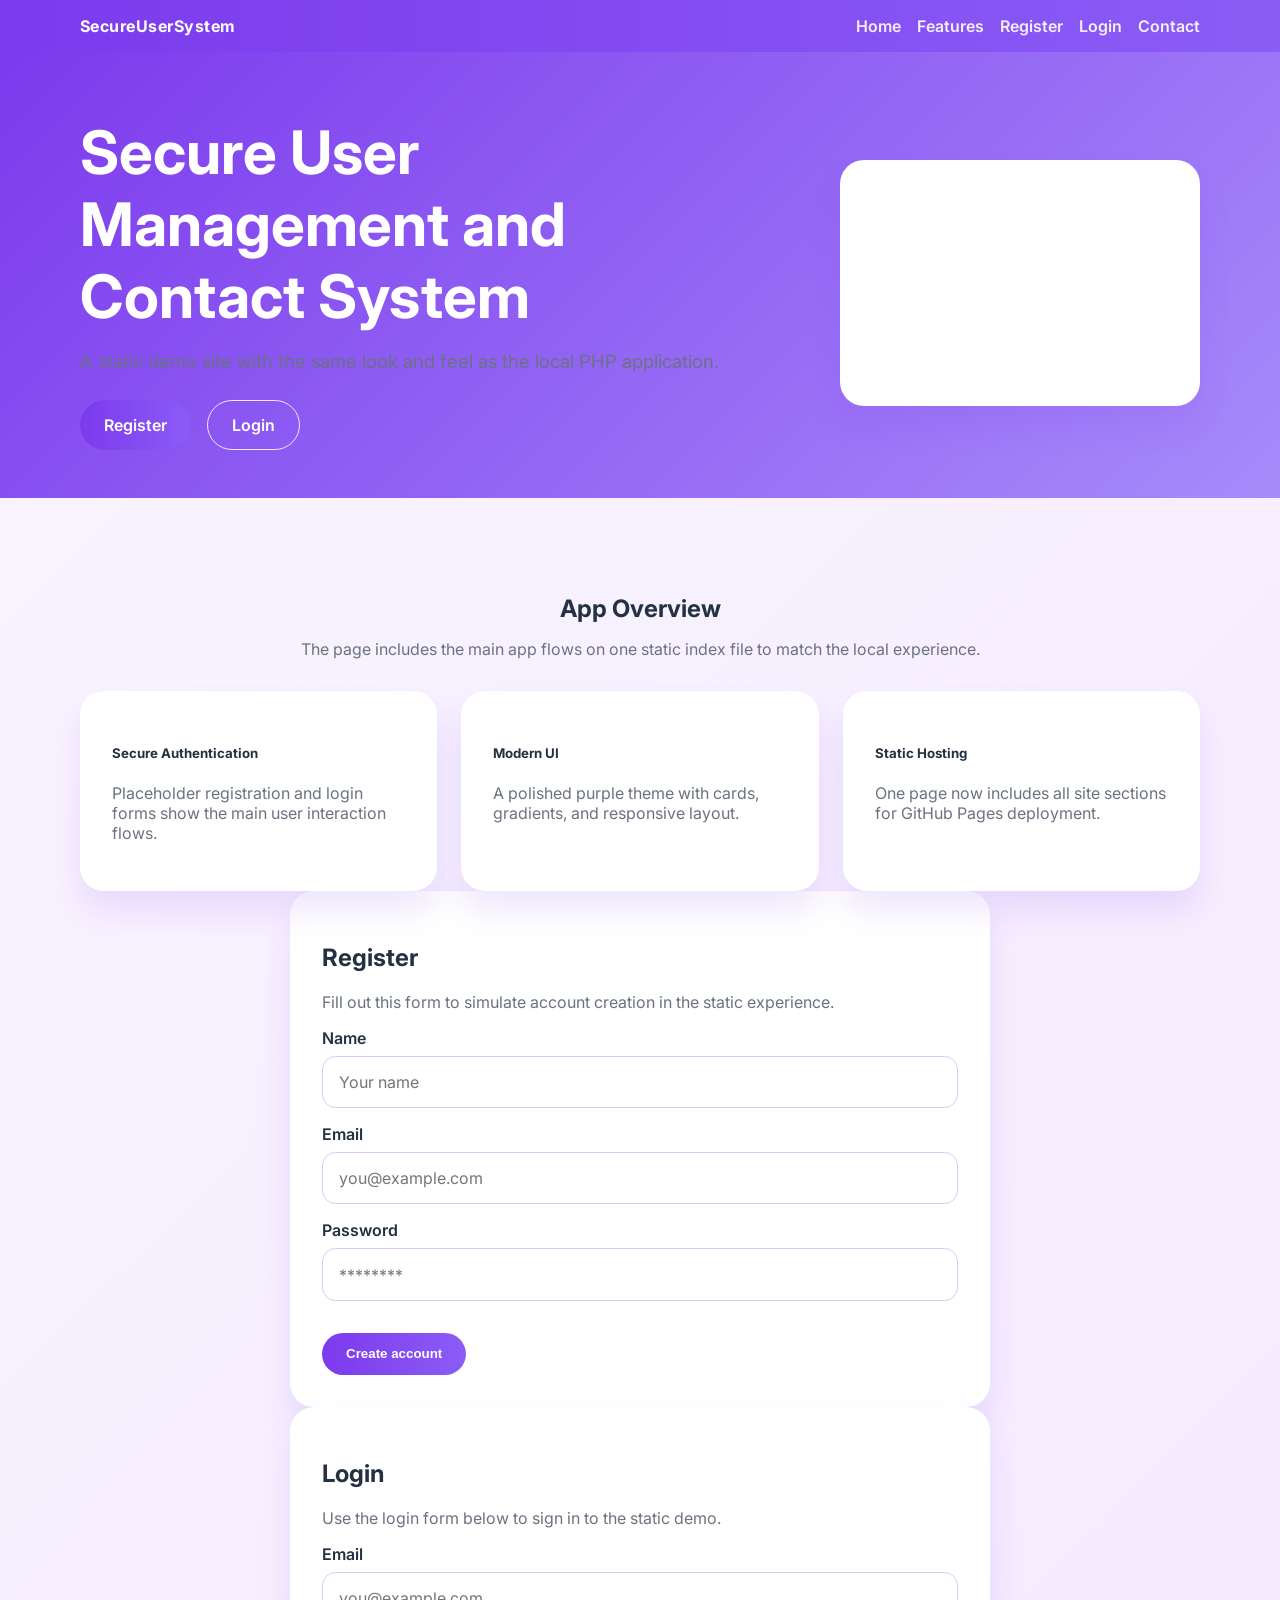
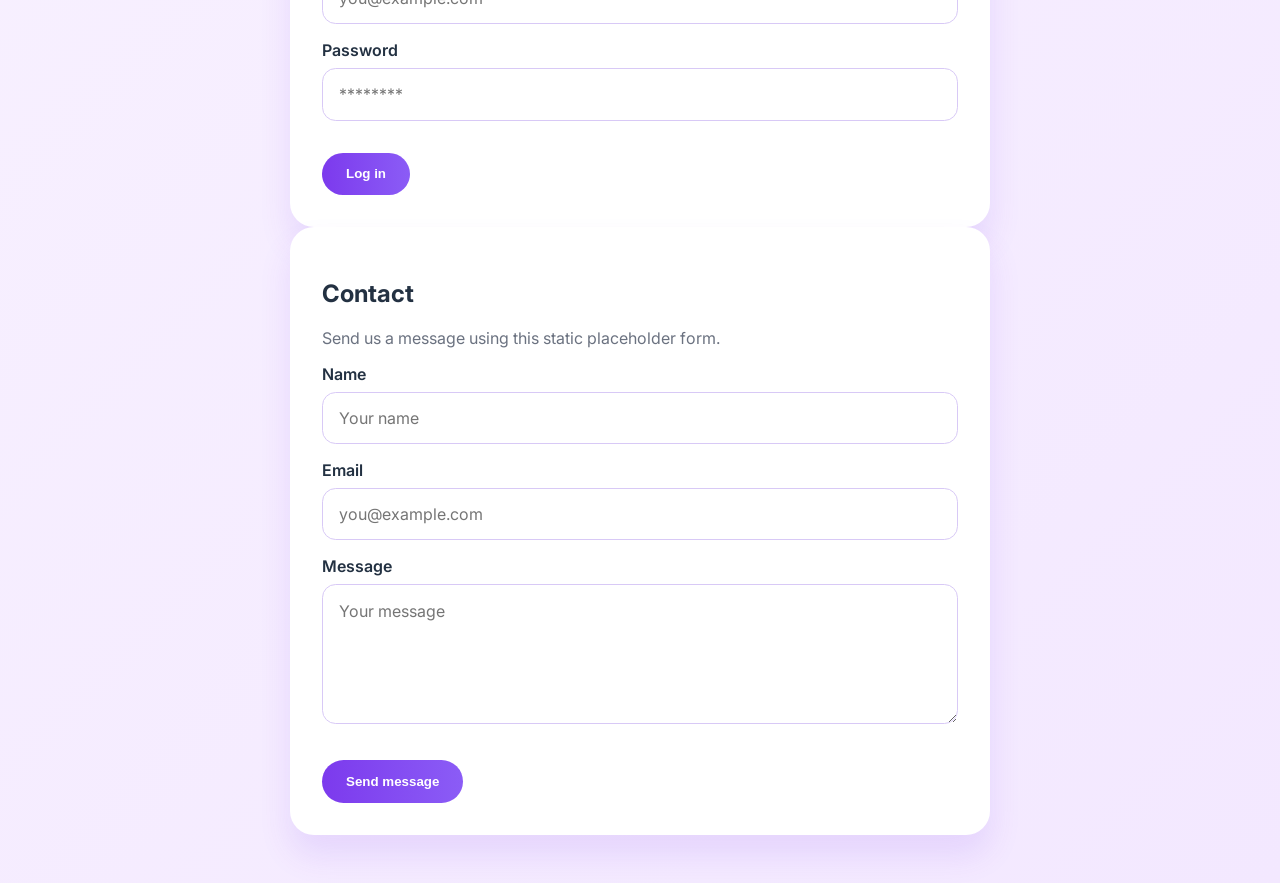
<file: docs/index.html>
﻿<!DOCTYPE html>
<html lang="en">
<head>
    <meta charset="UTF-8">
    <meta name="viewport" content="width=device-width, initial-scale=1.0">
    <title>Secure User Management and Contact System</title>
    <link rel="preconnect" href="https://fonts.googleapis.com">
    <link rel="preconnect" href="https://fonts.gstatic.com" crossorigin>
    <link href="https://fonts.googleapis.com/css2?family=Inter:wght@300;400;500;600;700&display=swap" rel="stylesheet">
    <link rel="stylesheet" href="assets/css/style.css">
</head>
<body>
    <div class="navbar">
        <div class="container nav-inner">
            <a class="brand" href="#home">SecureUserSystem</a>
            <div class="nav-links">
                <a href="#home">Home</a>
                <a href="#features">Features</a>
                <a href="#register">Register</a>
                <a href="#login">Login</a>
                <a href="#contact">Contact</a>
            </div>
        </div>
    </div>

    <header class="hero-section" id="home">
        <div class="container hero-inner">
            <div class="hero-copy">
                <h1 class="display-5 fw-bold">Secure User Management and Contact System</h1>
                <p class="lead text-muted">A static demo site with the same look and feel as the local PHP application.</p>
                <div class="button-row">
                    <a href="#register" class="btn btn-primary btn-lg">Register</a>
                    <a href="#login" class="btn btn-outline-primary btn-lg">Login</a>
                </div>
            </div>
            <div class="hero-card card shadow-sm rounded-4">
                <div class="card-body p-4">
                    <h5 class="fw-bold">Live from GitHub Pages</h5>
                    <ul class="mb-0 feature-list">
                        <li>Secure registration placeholder</li>
                        <li>Login form placeholder</li>
                        <li>Contact section</li>
                        <li>Responsive static hosting</li>
                    </ul>
                </div>
            </div>
        </div>
    </header>

    <main class="container py-5">
        <section id="features" class="section">
            <div class="section-title">
                <h2>App Overview</h2>
                <p class="text-muted">The page includes the main app flows on one static index file to match the local experience.</p>
            </div>
            <div class="grid-3 gap-4">
                <div class="card">
                    <div class="card-body">
                        <h5 class="fw-bold">Secure Authentication</h5>
                        <p class="text-muted">Placeholder registration and login forms show the main user interaction flows.</p>
                    </div>
                </div>
                <div class="card">
                    <div class="card-body">
                        <h5 class="fw-bold">Modern UI</h5>
                        <p class="text-muted">A polished purple theme with cards, gradients, and responsive layout.</p>
                    </div>
                </div>
                <div class="card">
                    <div class="card-body">
                        <h5 class="fw-bold">Static Hosting</h5>
                        <p class="text-muted">One page now includes all site sections for GitHub Pages deployment.</p>
                    </div>
                </div>
            </div>
        </section>

        <section id="register" class="section card card-form">
            <div class="card-body">
                <h2>Register</h2>
                <p class="text-muted">Fill out this form to simulate account creation in the static experience.</p>
                <form>
                    <div class="form-group">
                        <label for="name">Name</label>
                        <input id="name" class="form-control" type="text" placeholder="Your name">
                    </div>
                    <div class="form-group">
                        <label for="email-register">Email</label>
                        <input id="email-register" class="form-control" type="email" placeholder="you@example.com">
                    </div>
                    <div class="form-group">
                        <label for="password-register">Password</label>
                        <input id="password-register" class="form-control" type="password" placeholder="********">
                    </div>
                    <button type="submit" class="btn btn-primary btn-lg mt-3">Create account</button>
                </form>
            </div>
        </section>

        <section id="login" class="section card card-form">
            <div class="card-body">
                <h2>Login</h2>
                <p class="text-muted">Use the login form below to sign in to the static demo.</p>
                <form>
                    <div class="form-group">
                        <label for="email-login">Email</label>
                        <input id="email-login" class="form-control" type="email" placeholder="you@example.com">
                    </div>
                    <div class="form-group">
                        <label for="password-login">Password</label>
                        <input id="password-login" class="form-control" type="password" placeholder="********">
                    </div>
                    <button type="submit" class="btn btn-primary btn-lg mt-3">Log in</button>
                </form>
            </div>
        </section>

        <section id="contact" class="section card card-form">
            <div class="card-body">
                <h2>Contact</h2>
                <p class="text-muted">Send us a message using this static placeholder form.</p>
                <form>
                    <div class="form-group">
                        <label for="contact-name">Name</label>
                        <input id="contact-name" class="form-control" type="text" placeholder="Your name">
                    </div>
                    <div class="form-group">
                        <label for="contact-email">Email</label>
                        <input id="contact-email" class="form-control" type="email" placeholder="you@example.com">
                    </div>
                    <div class="form-group">
                        <label for="contact-message">Message</label>
                        <textarea id="contact-message" class="form-control" rows="5" placeholder="Your message"></textarea>
                    </div>
                    <button type="submit" class="btn btn-primary btn-lg mt-3">Send message</button>
                </form>
            </div>
        </section>
    </main>
</body>
</html>
</file>
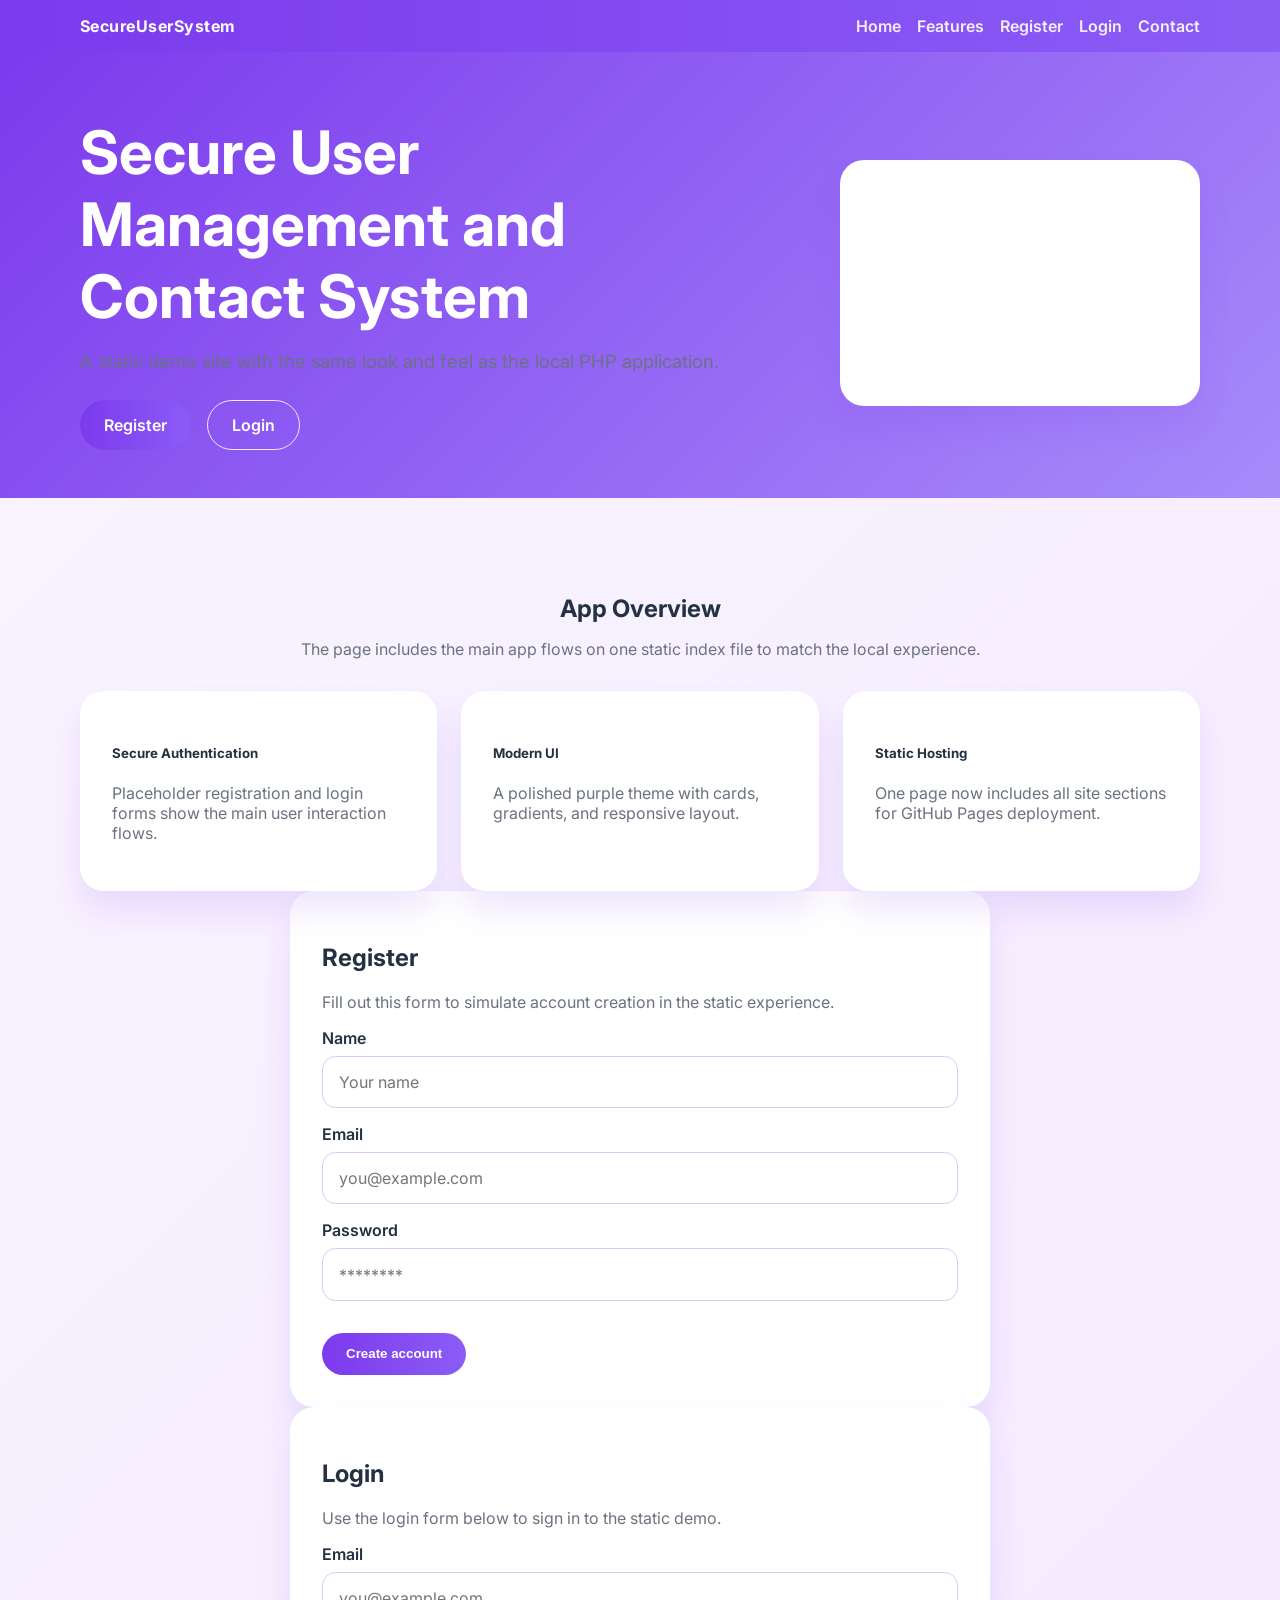
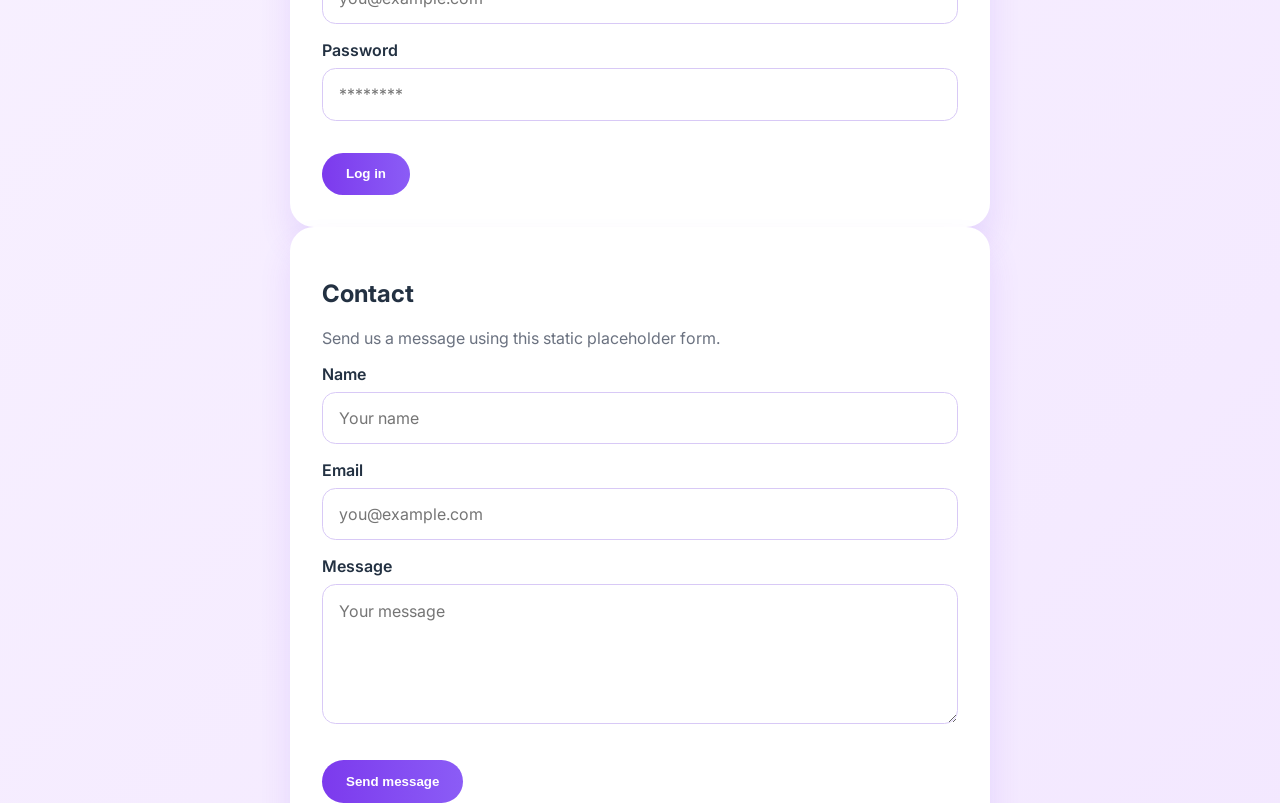
<file: docs/login.html>
<!DOCTYPE html>
<html lang="en">
<head>
    <meta charset="UTF-8">
    <meta http-equiv="refresh" content="0;url=index.html#login">
    <meta name="viewport" content="width=device-width, initial-scale=1.0">
    <title>Redirecting to Login</title>
</head>
<body>
    <p>Redirecting to <a href="index.html#login">Login section</a>...</p>
</body>
</html>
</file>
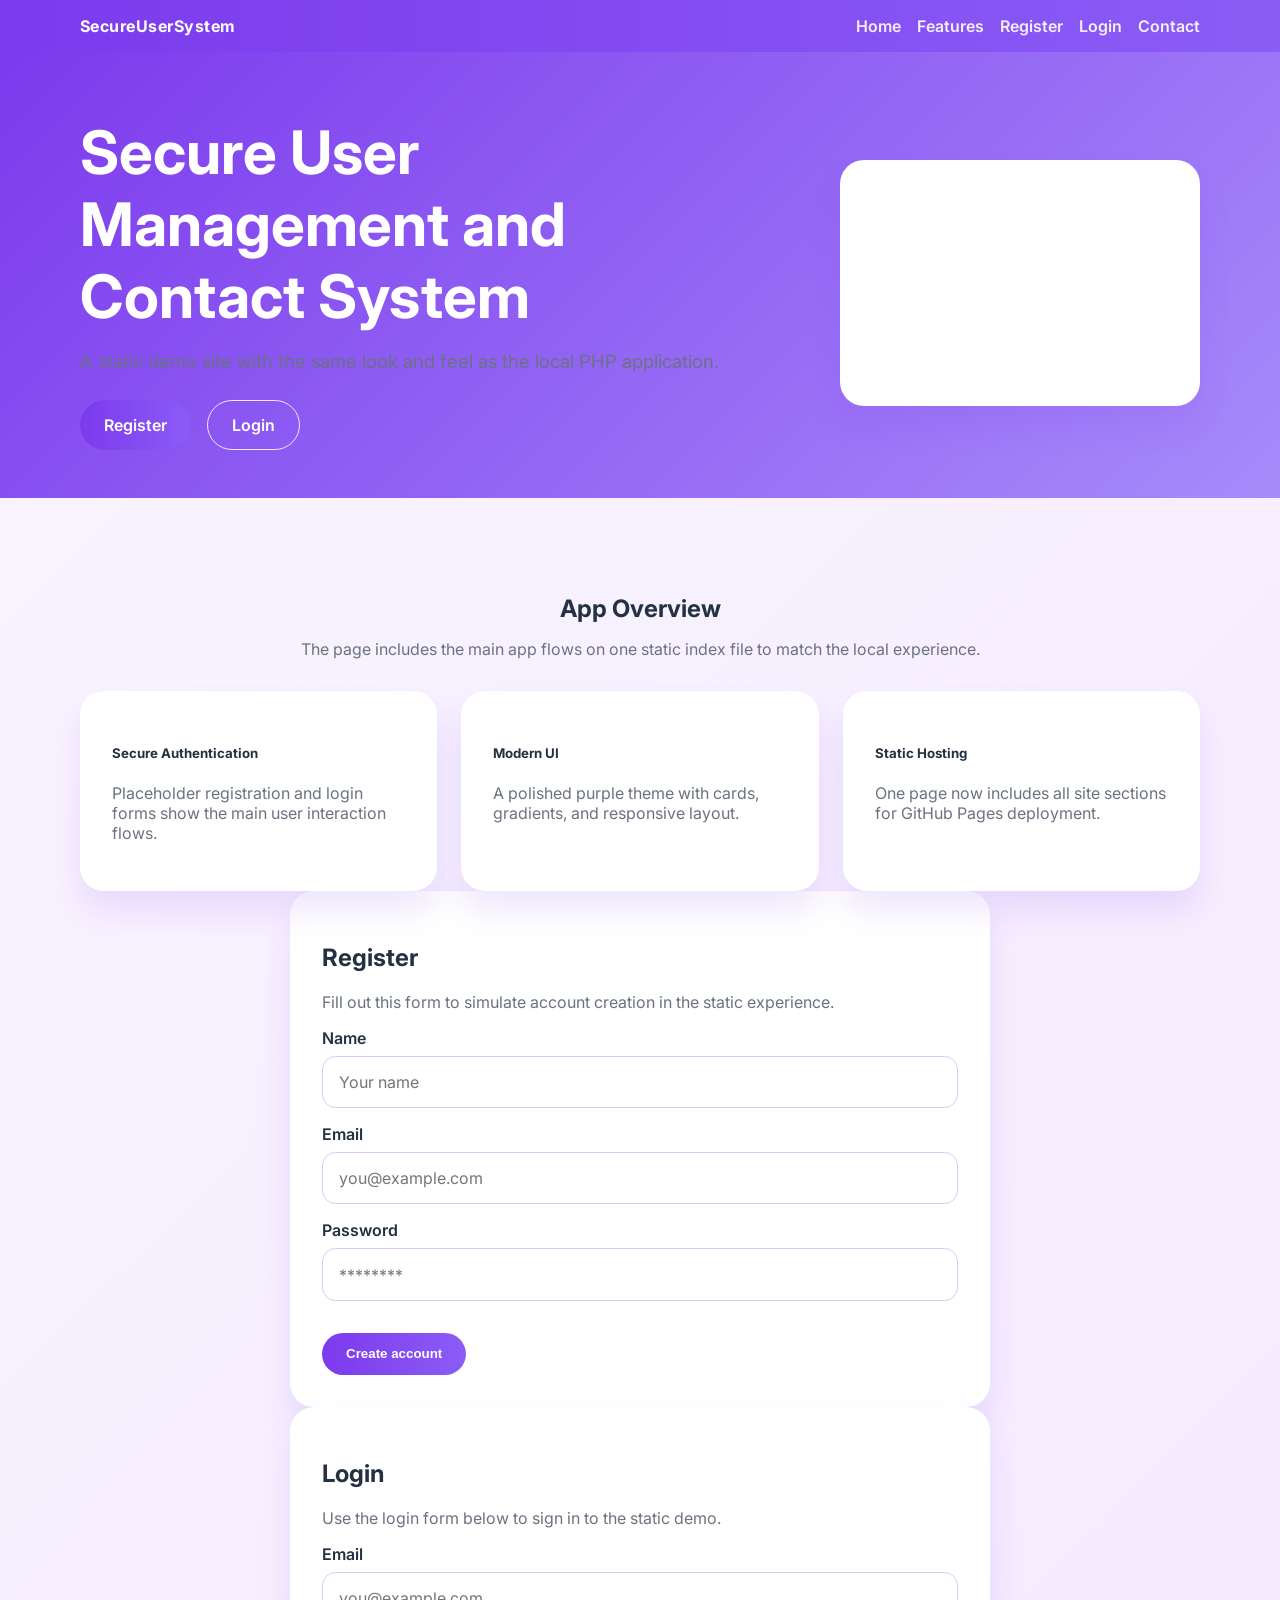
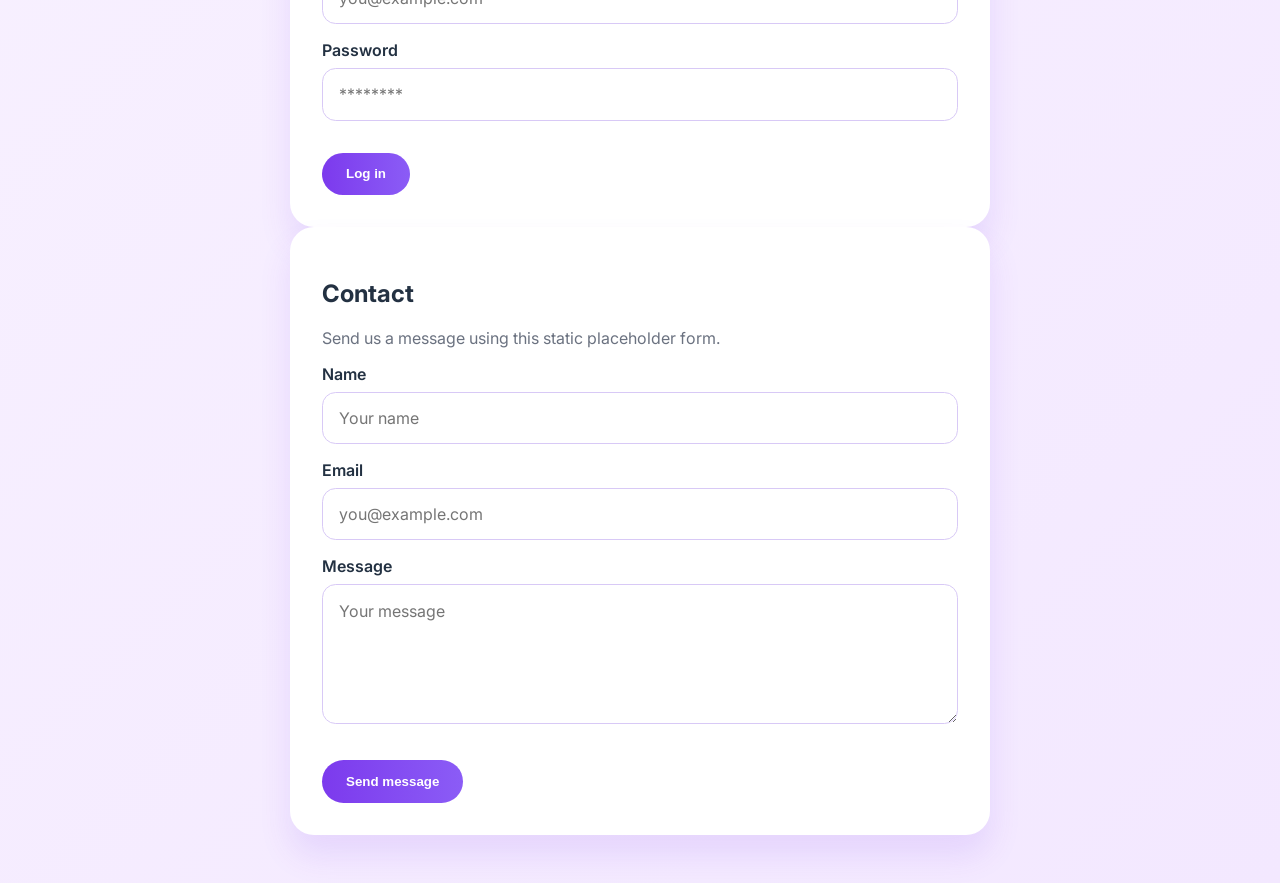
<file: docs/register.html>
<!DOCTYPE html>
<html lang="en">
<head>
    <meta charset="UTF-8">
    <meta http-equiv="refresh" content="0;url=index.html#register">
    <meta name="viewport" content="width=device-width, initial-scale=1.0">
    <title>Redirecting to Register</title>
</head>
<body>
    <p>Redirecting to <a href="index.html#register">Register section</a>...</p>
</body>
</html>
</file>
<file: docs/assets/css/style.css>
﻿:root {
    color-scheme: light;
}

* {
    box-sizing: border-box;
}

body {
    margin: 0;
    font-family: 'Inter', sans-serif;
    background: linear-gradient(135deg, #faf5ff 0%, #f3e8ff 100%);
    color: #233142;
}

.container {
    width: min(1120px, calc(100% - 2rem));
    margin: 0 auto;
}

.navbar {
    background: linear-gradient(90deg, #7c3aed 0%, #8b5cf6 100%);
    padding: 1rem 0;
}

.nav-inner {
    display: flex;
    align-items: center;
    justify-content: space-between;
    gap: 1rem;
}

.brand {
    color: white;
    font-weight: 700;
    letter-spacing: 0.03em;
    text-decoration: none;
}

.nav-links {
    display: flex;
    flex-wrap: wrap;
    gap: 1rem;
    justify-content: center;
}

.nav-links a {
    color: rgba(255, 255, 255, 0.9);
    text-decoration: none;
    font-weight: 600;
}

.nav-links a:hover {
    text-decoration: underline;
}

.hero-section {
    padding: 4rem 0 3rem;
    background: linear-gradient(135deg, #7c3aed 0%, #a78bfa 100%);
    color: white;
}

.hero-inner {
    display: grid;
    grid-template-columns: 1fr minmax(280px, 360px);
    gap: 2rem;
    align-items: center;
}

.hero-copy {
    max-width: 680px;
}

.hero-section h1 {
    font-size: clamp(2.4rem, 5vw, 3.75rem);
    margin: 0 0 1rem;
}

.lead {
    font-size: 1.15rem;
    opacity: 0.95;
    margin-bottom: 1.75rem;
}

.button-row {
    display: flex;
    gap: 1rem;
    flex-wrap: wrap;
}

.btn {
    display: inline-flex;
    align-items: center;
    justify-content: center;
    padding: 0.85rem 1.5rem;
    border-radius: 999px;
    text-decoration: none;
    font-weight: 600;
    transition: transform 0.2s ease, box-shadow 0.2s ease, background-color 0.2s ease;
}

.btn:hover {
    transform: translateY(-1px);
}

.btn-primary {
    background: linear-gradient(90deg, #7c3aed 0%, #8b5cf6 100%);
    color: white;
    border: none;
}

.btn-outline-primary {
    color: white;
    border: 1px solid rgba(255, 255, 255, 0.85);
    background: transparent;
}

.card {
    background: white;
    border-radius: 1.5rem;
    box-shadow: 0 1.25rem 2rem rgba(124, 58, 237, 0.12);
    overflow: hidden;
}

.card-body {
    padding: 2rem;
}

.hero-card {
    border: none;
}

.feature-list {
    padding-left: 1.25rem;
    margin: 0.75rem 0 0;
}

.feature-list li {
    margin-bottom: 0.65rem;
}

.section {
    margin-top: 3rem;
}

.section-title {
    text-align: center;
    margin-bottom: 2rem;
}

.section-title h2 {
    margin-bottom: 0.5rem;
}

.text-muted {
    color: #6b7280;
}

.grid-3 {
    display: grid;
    grid-template-columns: repeat(auto-fit, minmax(240px, 1fr));
    gap: 1.5rem;
}

.card-form {
    max-width: 700px;
    margin: 0 auto;
}

.form-group {
    margin-bottom: 1rem;
}

label {
    display: block;
    margin-bottom: 0.5rem;
    font-weight: 600;
}

.form-control {
    width: 100%;
    padding: 0.95rem 1rem;
    border-radius: 0.85rem;
    border: 1px solid #d8c9f6;
    font: inherit;
    transition: border-color 0.2s ease, box-shadow 0.2s ease;
}

.form-control:focus {
    outline: none;
    border-color: #8b5cf6;
    box-shadow: 0 0 0 0.2rem rgba(139, 92, 246, 0.15);
}

textarea.form-control {
    min-height: 140px;
}

.mt-3 {
    margin-top: 1rem;
}

.py-5 {
    padding-top: 3rem;
    padding-bottom: 3rem;
}

@media (max-width: 900px) {
    .hero-inner {
        grid-template-columns: 1fr;
    }
}

@media (max-width: 640px) {
    .nav-inner {
        flex-direction: column;
        align-items: flex-start;
    }

    .button-row {
        justify-content: center;
    }
}
</file>
